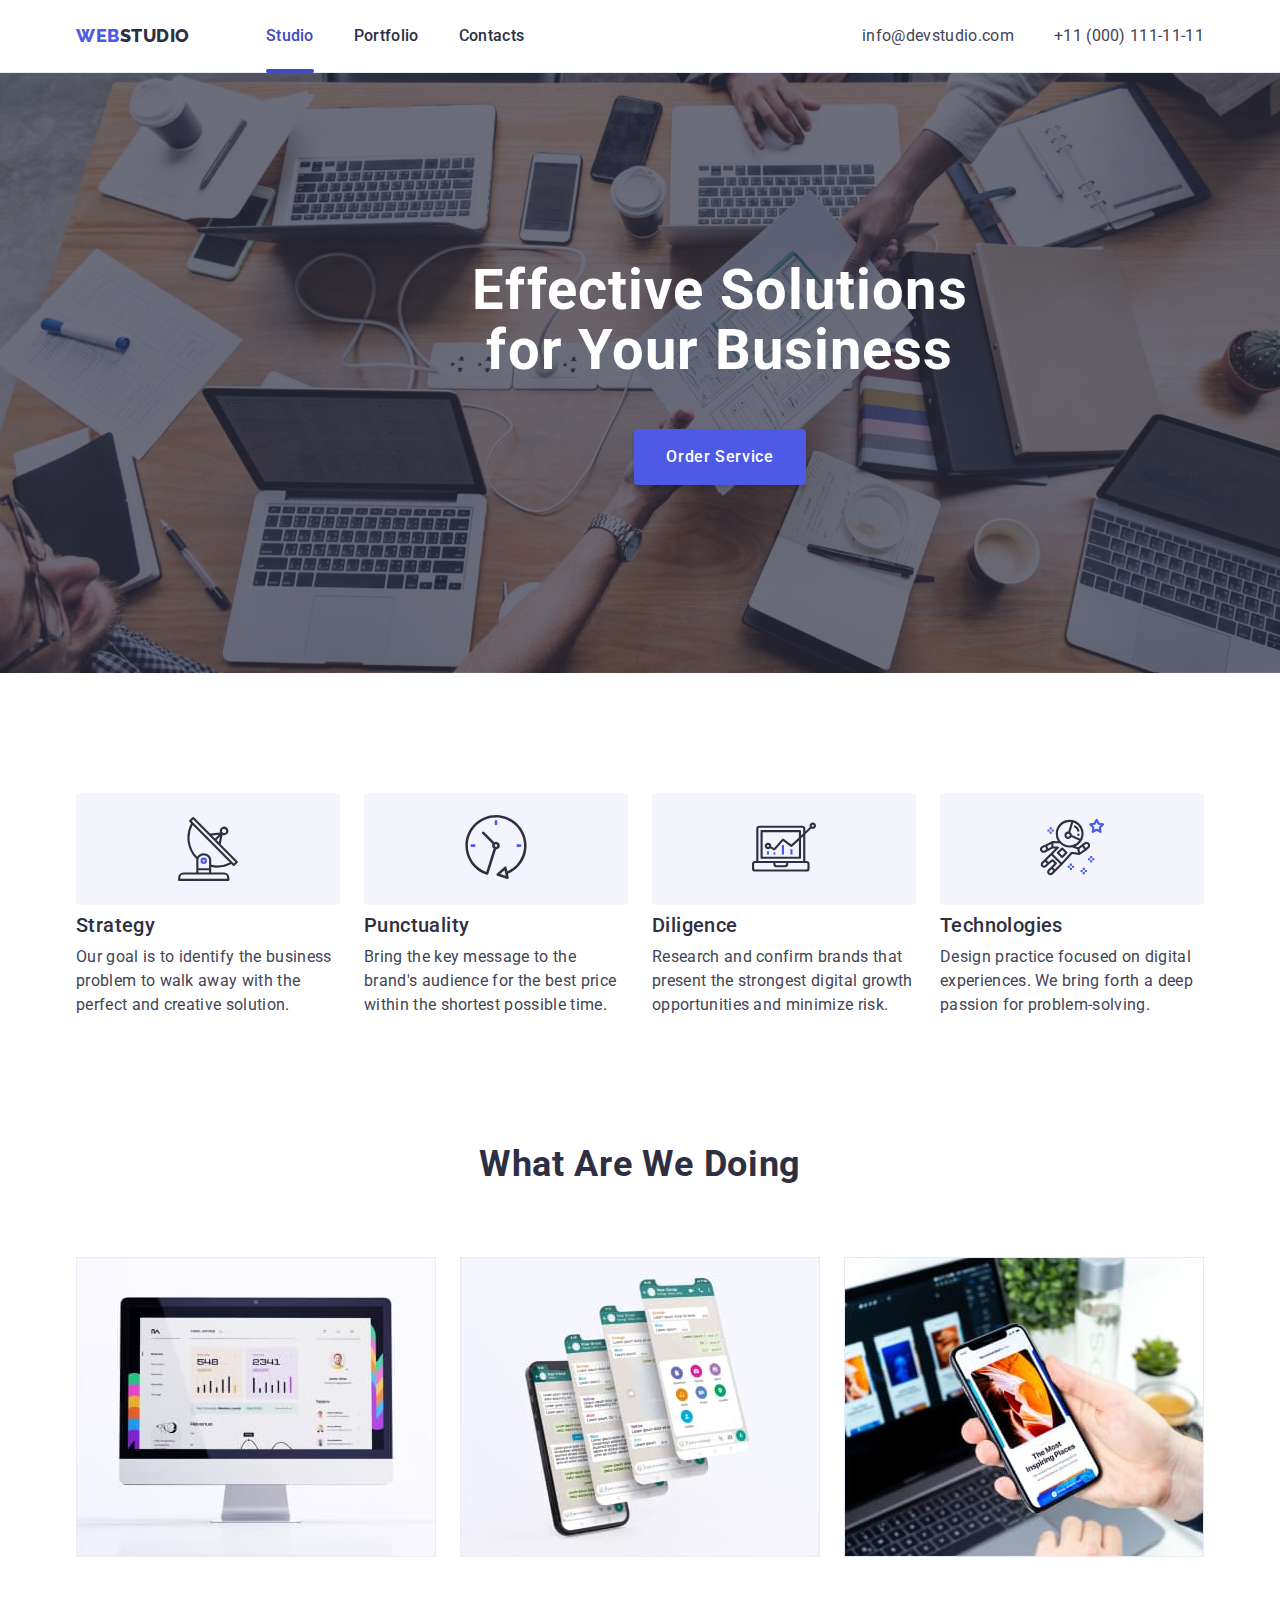
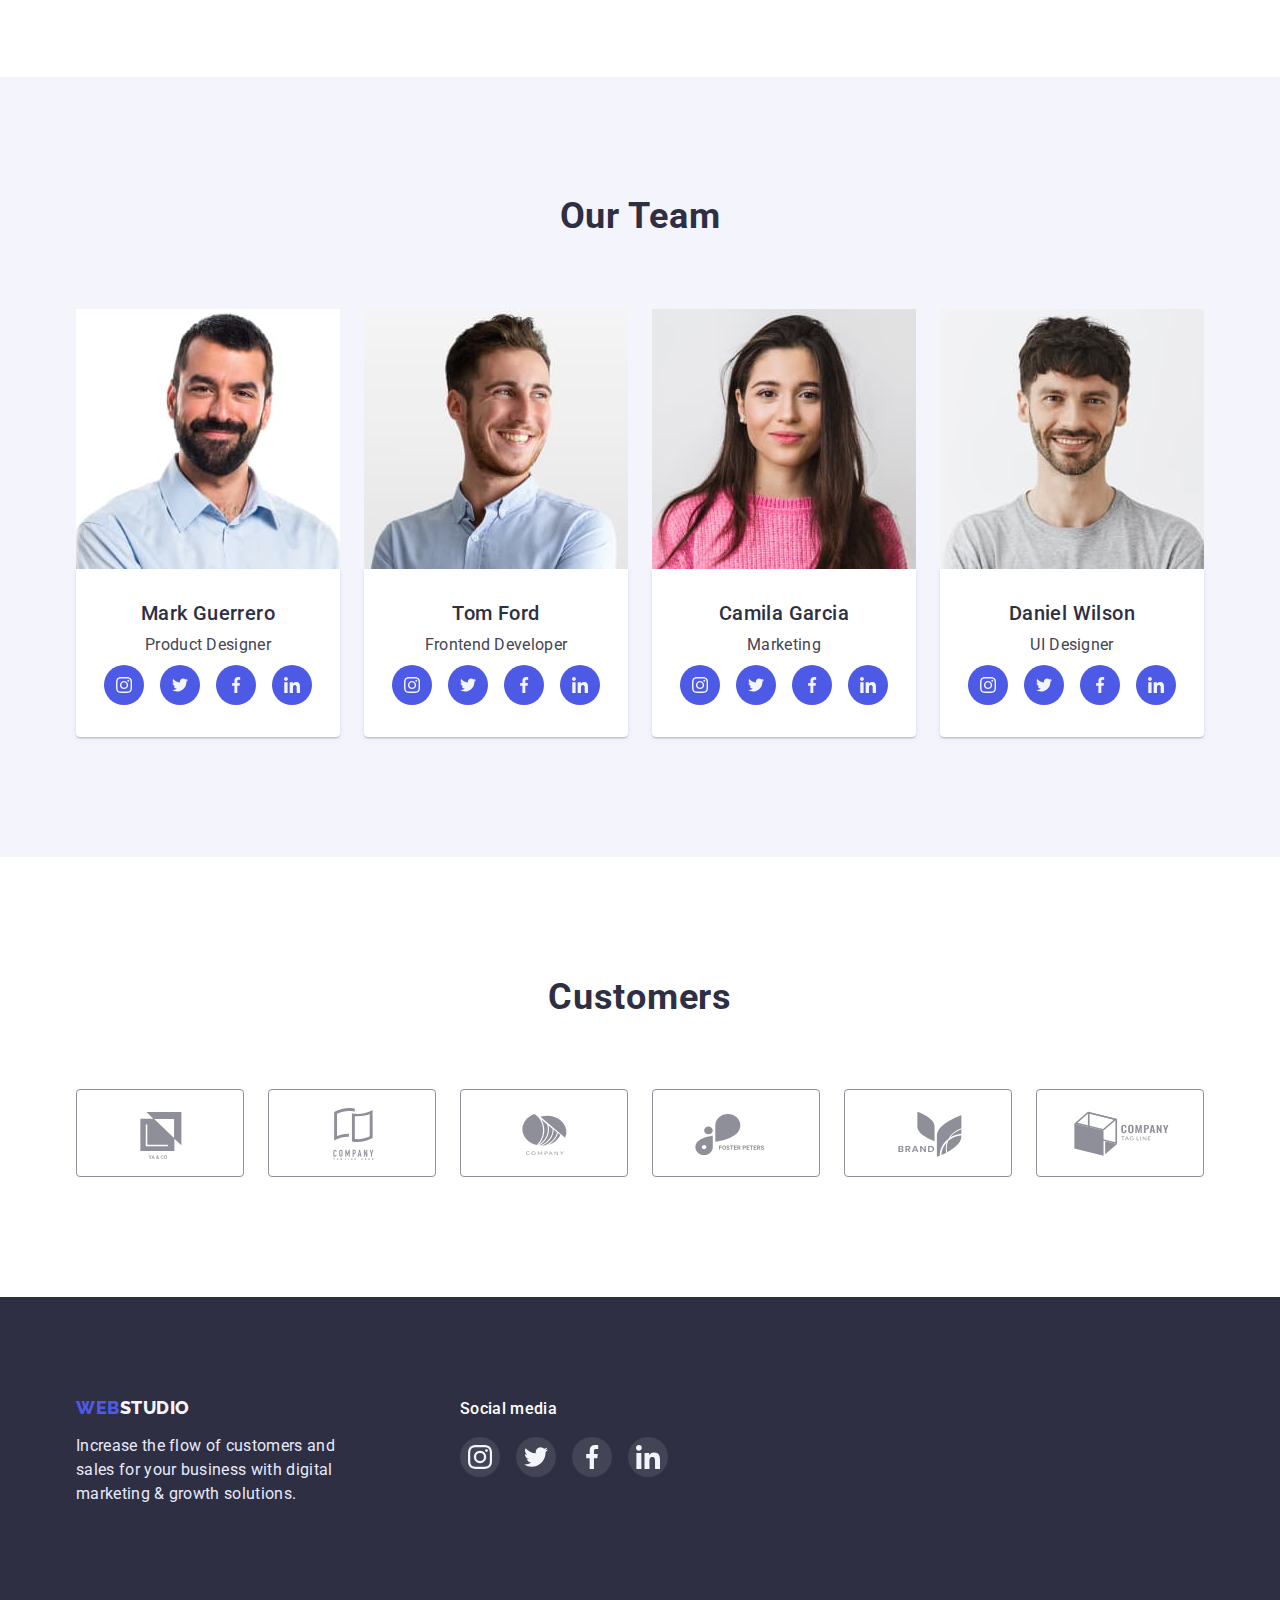
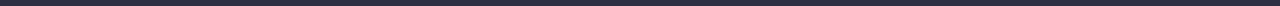
<file: index.html>
<!DOCTYPE html>
<html lang="en">
<head>
    <meta charset="UTF-8">
    <meta http-equiv="X-UA-Compatible" content="IE=edge">
    <meta name="viewport" content="width=device-width, initial-scale=1.0">
    <title>Document</title>
    <link rel="stylesheet" href="https://cdn.jsdelivr.net/npm/modern-normalize@1.1.0/modern-normalize.min.css">
    <link rel="preconnect" href="https://fonts.googleapis.com">
    <link rel="preconnect" href="https://fonts.gstatic.com" crossorigin>
    <link href="https://fonts.googleapis.com/css2?family=Raleway:wght@800&family=Roboto:wght@400;500;700;900&display=swap"
        rel="stylesheet">
    <link rel="stylesheet" href="./styles/styles.css" />
</head>
<body>
    <header class="page-header">
        <div class="container page-header-container">
        <nav class="navigation">
     <a class="logo link" href="./index.html">Web<span class="logo-web">Studio</span></a>
     <ul class="menu list">
        <li class="menu-item">
            <a class="current menu-link link" href="./index.html">Studio</a>
         </li>
         <li class="menu-item">
            <a class="menu-link link" href="./portfolio.html">Portfolio</a>
         </li>
         <li class="menu-item">
            <a class="menu-link link" href="">Contacts</a>
         </li>
     </ul>
        </nav>
        <address class="contact-details">
            <ul class="list contakt-container">
                <li><a class="address link" href="mailto:info@devstudio.com">info@devstudio.com</a></li>
                <li><a class="address link" href="tel:+110001111111">+11 (000) 111-11-11</a></li>
            </ul>
        </address>
        </div>
    </header>
    <main>
        <section class="hero">
            <div class="container">
            <h1 class="page-title">Effective Solutions
            for Your Business</h1>
            <button type="button" class="modal-btn" data-modal-open>Order Service</button>
        </div>
        </section>
        <section class="section-two">
            <div class="container">
            <h2 hidden class="features">features</h2>
            <ul class="features-top-list list">
                <li class="features-list">
                    <div class="features-container">
                            <svg width="64" height="64" class="features-top-icon">
                                <use href="./images/icon1.svg#icon-antenna"></use>
                            </svg>
                    </div>
                    <h3 class="functional">Strategy</h3>
                    <p class="functional-description">Our goal is to identify the business
                    problem to walk away with the perfect and creative solution.</p>
                    
                </li>
                <li class="features-list">
                    <div class="features-container">
                        <a class="features-icon list" href="">
                            <svg width="64" height="64" class="features-top-icon">
                                <use href="./images/icon1.svg#icon-clock"></use>
                            </svg>
                        </a>
                    </div>
                    <h3 class="functional">Punctuality</h3>
                    <p class="functional-description">Bring the key message to the brand's audience for the best price within the shortest possible time.</p>
                </li>
                <li class="features-list">
                    <div class="features-container">
                        <a class="features-icon list" href="">
                            <svg width="64" height="64" class="features-top-icon">
                                <use href="./images/icon1.svg#icon-diagram"></use>
                            </svg>
                        </a>
                    </div>
                    <h3 class="functional">Diligence</h3>
                    <p class="functional-description">Research and confirm brands that present the strongest digital growth opportunities and minimize risk.</p>
                </li>
                <li class="features-list">
                    <div class="features-container">
                        <a class="features-icon list" href="">
                            <svg width="64" height="64" class="features-top-icon">
                                <use href="./images/icon1.svg#icon-astronaut"></use>
                            </svg>
                        </a>
                    </div>
                    <h3 class="functional">Technologies</h3>
                    <p class="functional-description">Design practice focused on digital experiences. We bring forth a deep passion for problem-solving.</p>
                </li>
            </ul>
        </div>
        </section>
        <section class="section-three">
            <div class="container">
            <h2 class="our-work">What are we doing</h2>
            <ul class="list our-work-container">
                <li class="imeges-list">
                    <img src="./images/rectangle1.jpg" alt="computer image" width="360" height="300" />
                </li>
                <li class="imeges-list">
                    <img src="./images/rectangle2.jpg" alt="mobile app" width="360" height="300" />
                </li>
                <li class="imeges-list">
                    <img src="./images/rectangle3.jpg" alt="mobile version" width="360" height="300" />
                </li>
            </ul>
            </div>
        </section>
        <section class="team-images">
            <div class="container team-container">
            <h2 class="team">Our Team</h2>
            <ul class="team-list-top list">
                <li class="team-list">
                    <img src="./images/markguerrero.jpg" alt="Mark Guerrero" width="264" height="260">
                    <div class="team-top-container">
                        <h3 class="specialists">Mark Guerrero</h3>
                        <p class="job-title">Product Designer</p>
                        <ul class="team-soc-list list">
                            <li class="team-soc-item">
                                <a class="team-soc-link list" href="">
                                    <svg width="16" height="16" class="team-soc-icon">
                                        <use href="./images/icons.svg#icon-instagram"></use>
                                    </svg>
                                </a>
                            </li>
                            <li class="team-soc-item">
                                <a class="team-soc-link list" href="">
                                    <svg width="16" height="16" class="team-soc-icon">
                                        <use href="./images/icons.svg#icon-twitter"></use>
                                    </svg>
                                </a>
                            </li>
                            <li class="team-soc-item">
                                <a class="team-soc-link list" href="">
                                    <svg width="16" height="16" class="team-soc-icon">
                                        <use href="./images/icons.svg#icon-facebook"></use>
                                    </svg>
                                </a>
                            </li>
                            <li class="team-soc-item">
                                <a class="team-soc-link list" href="">
                                    <svg width="16" height="16" class="team-soc-icon">
                                        <use href="./images/icons.svg#icon-linkedin"></use>
                                    </svg>
                                </a>
                            </li>
                        </ul>
                    </div>
                </li>
                <li class="team-list">
                    <img src="./images/tomford.jpg" alt="Tom Ford" width="264" height="260">
                    <div class="team-top-container">
                        <h3 class="specialists">Tom Ford</h3>
                        <p class="job-title">Frontend Developer</p>
                        <ul class="team-soc-list list">
                            <li class="team-soc-item">
                                <a class="team-soc-link list" href="">
                                    <svg width="16" height="16" class="team-soc-icon">
                                        <use href="./images/icons.svg#icon-instagram"></use>
                                    </svg>
                                </a>
                            </li>
                            <li class="team-soc-item">
                                <a class="team-soc-link list" href="">
                                    <svg width="16" height="16" class="team-soc-icon">
                                        <use href="./images/icons.svg#icon-twitter"></use>
                                    </svg>
                                </a>
                            </li>
                            <li class="team-soc-item">
                                <a class="team-soc-link list" href="">
                                    <svg width="16" height="16" class="team-soc-icon">
                                        <use href="./images/icons.svg#icon-facebook"></use>
                                    </svg>
                                </a>
                            </li>
                            <li class="team-soc-item">
                                <a class="team-soc-link list" href="">
                                    <svg width="16" height="16" class="team-soc-icon">
                                        <use href="./images/icons.svg#icon-linkedin"></use>
                                    </svg>
                                </a>
                            </li>
                        </ul>
                    </div>
                </li>
                <li class="team-list">
                    <img src="./images/camilagarcia.jpg" alt="Camila Garcia" width="264" height="260">
                    <div class="team-top-container">
                        <h3 class="specialists">Camila Garcia</h3>
                        <p class="job-title">Marketing</p>
                        <ul class="team-soc-list list">
                            <li class="team-soc-item">
                                <a class="team-soc-link list" href="">
                                    <svg width="16" height="16" class="team-soc-icon">
                                        <use href="./images/icons.svg#icon-instagram"></use>
                                    </svg>
                                </a>
                            </li>
                            <li class="team-soc-item">
                                <a class="team-soc-link list" href="">
                                    <svg width="16" height="16" class="team-soc-icon">
                                        <use href="./images/icons.svg#icon-twitter"></use>
                                    </svg>
                                </a>
                            </li>
                            <li class="team-soc-item">
                                <a class="team-soc-link list" href="">
                                    <svg width="16" height="16" class="team-soc-icon">
                                        <use href="./images/icons.svg#icon-facebook"></use>
                                    </svg>
                                </a>
                            </li>
                            <li class="team-soc-item">
                                <a class="team-soc-link list" href="">
                                    <svg width="16" height="16" class="team-soc-icon">
                                        <use href="./images/icons.svg#icon-linkedin"></use>
                                    </svg>
                                </a>
                            </li>
                        </ul>
                    </div>
                </li>
                <li class="team-list">
                    <img src="./images/danielwilson.jpg" alt="Daniel Wilson" width="264" height="260">
                    <div class="team-top-container">
                        <h3 class="specialists">Daniel Wilson</h3>
                        <p class="job-title">UI Designer</p>
                        <ul class="team-soc-list list">
                            <li class="team-soc-item">
                                <a class="team-soc-link list" href="">
                                    <svg width="16" height="16" class="team-soc-icon">
                                        <use href="./images/icons.svg#icon-instagram"></use>
                                    </svg>
                                </a>
                            </li>
                            <li class="team-soc-item">
                                <a class="team-soc-link list" href="">
                                    <svg width="16" height="16" class="team-soc-icon">
                                        <use href="./images/icons.svg#icon-twitter"></use>
                                    </svg>
                                </a>
                            </li>
                            <li class="team-soc-item">
                                <a class="team-soc-link list" href="">
                                    <svg width="16" height="16" class="team-soc-icon">
                                        <use href="./images/icons.svg#icon-facebook"></use>
                                    </svg>
                                </a>
                            </li>
                            <li class="team-soc-item">
                                <a class="team-soc-link list" href="">
                                    <svg width="16" height="16" class="team-soc-icon">
                                        <use href="./images/icons.svg#icon-linkedin"></use>
                                    </svg>
                                </a>
                            </li>
                        </ul>
                   </div>
                </li>
            </ul>
            </div>
        </section>
        <section class="customers-icon">
            <div class="customers-top-icon container">
                <h2 class="customers">Customers</h2>
                <ul class="customers-list list">
                    <li class="item-icon">
                        <a class="icon-link list" href="">
                            <svg width="41" height="47" class="icon-top-list">
                                <use href="./images/symbol-defs (1).svg#icon-logo"></use>
                            </svg>
                        </a>
                    </li>
                    <li class="item-icon">
                        <a class="icon-link list" href="">
                            <svg width="41" height="47" class="icon-top-list">
                                <use href="./images/symbol-defs (1).svg#icon-logoone"></use>
                            </svg>
                        </a></li>
                    <li class="item-icon">
                        <a class="icon-link list" href="">
                            <svg width="41" height="47" class="icon-top-list">
                                <use href="./images/symbol-defs (1).svg#icon-logotwo"></use>
                            </svg>
                        </a></li>
                    <li class="item-icon">
                        <a class="icon-link list" href="">
                            <svg width="41" height="47" class="icon-top-list">
                                <use href="./images/symbol-defs (1).svg#icon-logothree"></use>
                            </svg>
                        </a></li>
                    <li class="item-icon">
                        <a class="icon-link list" href="">
                            <svg width="41" height="47" class="icon-top-list">
                                <use href="./images/symbol-defs (1).svg#icon-logofour"></use>
                            </svg>
                        </a></li>
                    <li class="item-icon">
                        <a class="icon-link list" href="">
                            <svg width="41" height="47" class="icon-top-list">
                                <use href="./images/symbol-defs (1).svg#icon-logofive"></use>
                            </svg>
                        </a></li>
                </ul>

            </div>

        </section>
    </main>
    <footer class="footer-section">
        <div class="container footer-container-top">
        <div class="footer-container">
        <a class="logo-footer link" href="./index.html">Web<span class="logo-web-footer">Studio</span></a>
        <p class="footer-text">Increase the flow of customers and sales for your business with digital marketing & growth solutions.</p>
        </div>
        <div class="footer-container-two">
            <p class="social">Social media</p>
            <ul class="team-soc-list list">
                <li class="team-soc-item">
                    <a class="team-icon list" href="">
                        <svg width="24" height="24" class="team-soc-icon">
                            <use href="./images/icons.svg#icon-instagram"></use>
                        </svg>
                    </a>
                </li>
                <li class="team-soc-item">
                    <a class="team-icon list" href="">
                        <svg width="24" height="24" class="team-soc-icon">
                            <use href="./images/icons.svg#icon-twitter"></use>
                        </svg>
                    </a>
                </li>
                <li class="team-soc-item">
                    <a class="team-icon list" href="">
                        <svg width="24" height="24" class="team-soc-icon">
                            <use href="./images/icons.svg#icon-facebook"></use>
                        </svg>
                    </a>
                </li>
                <li class="team-soc-item">
                    <a class="team-icon list" href="">
                        <svg width="24" height="24" class="team-soc-icon">
                            <use href="./images/icons.svg#icon-linkedin"></use>
                        </svg>
                    </a>
                </li>
            </ul>
        </div>
    </div>
    </footer>

    <div class="backdrop is-hidden" data-modal>
        <div class="modal">
            <button type="button" class="modal-close-btn" data-modal-close>
                <svg class="btn-close" width="8" height="8">
                    <use href="./images/close.svg#icon-close-btn"></use>
                </svg>
            </button>
        </div>
    </div>
    
    <script src="./js/modal.js"></script>
</body>
</html>
</file>
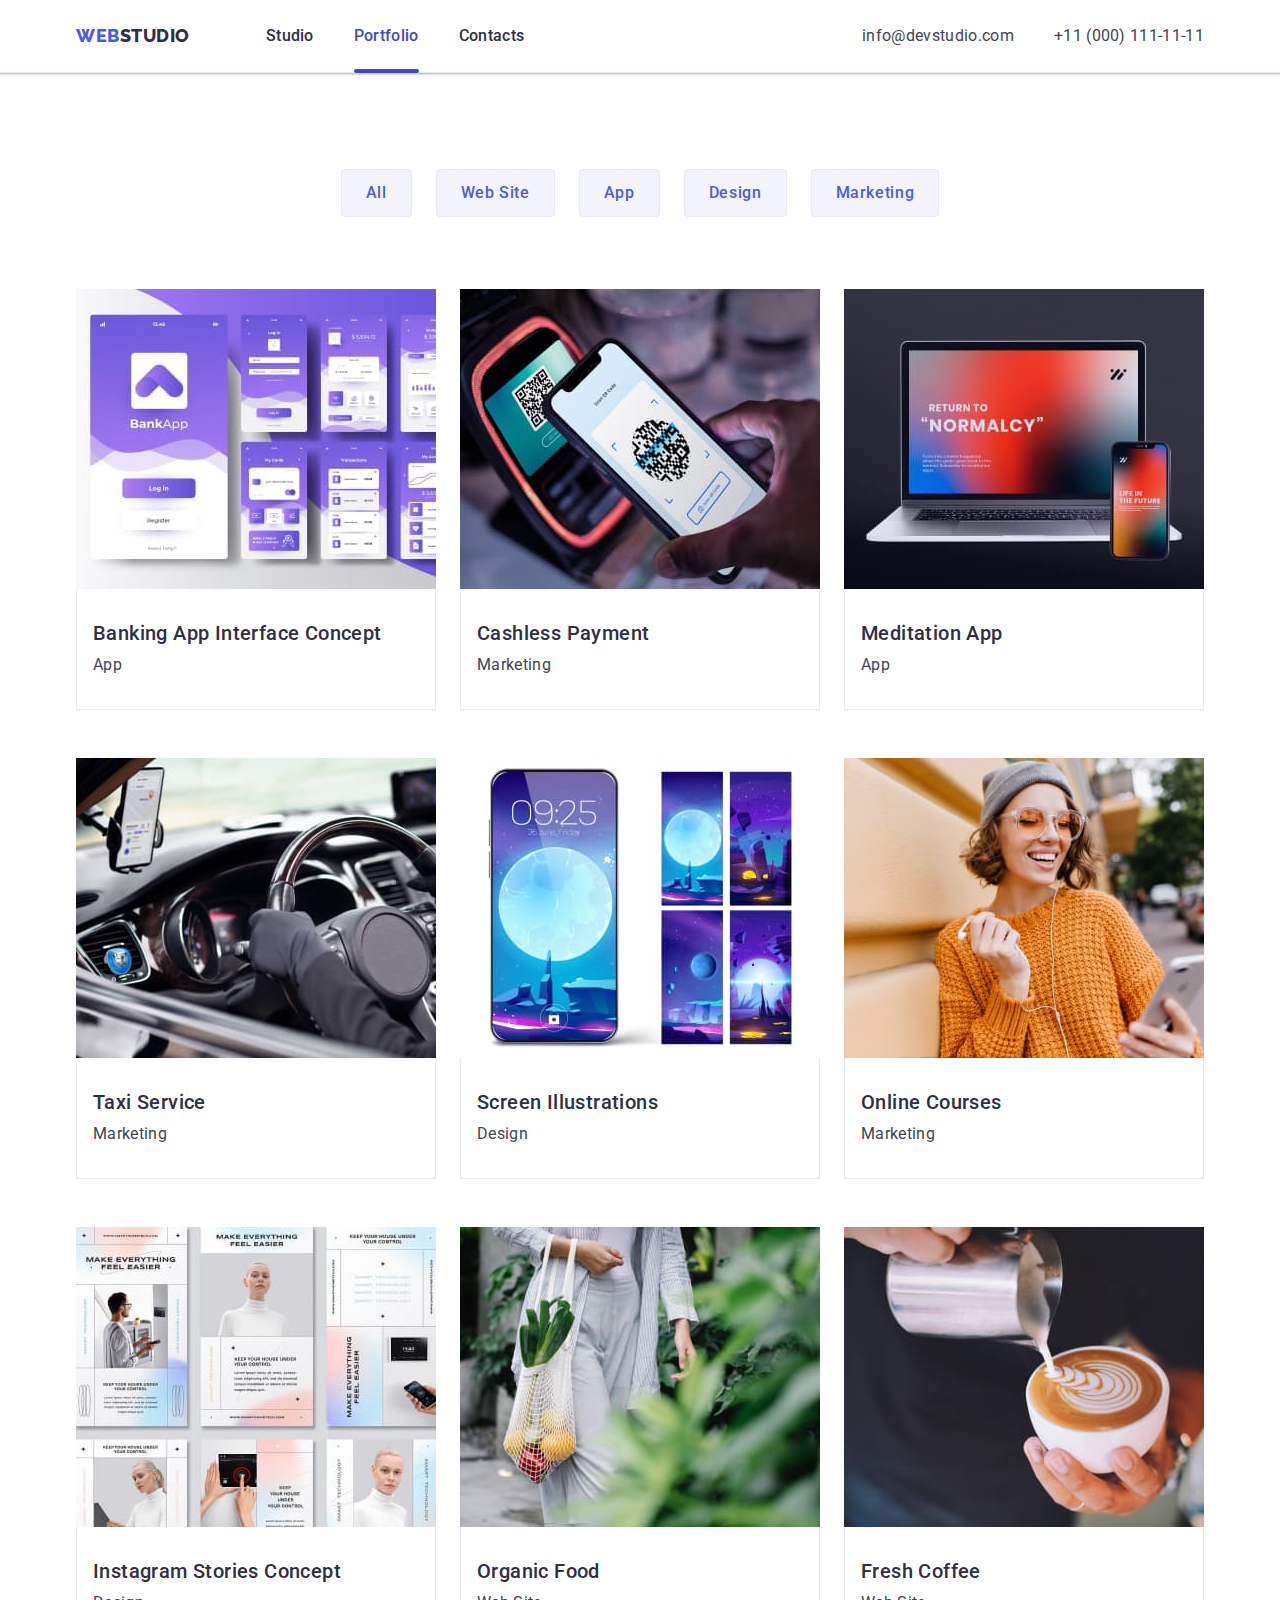
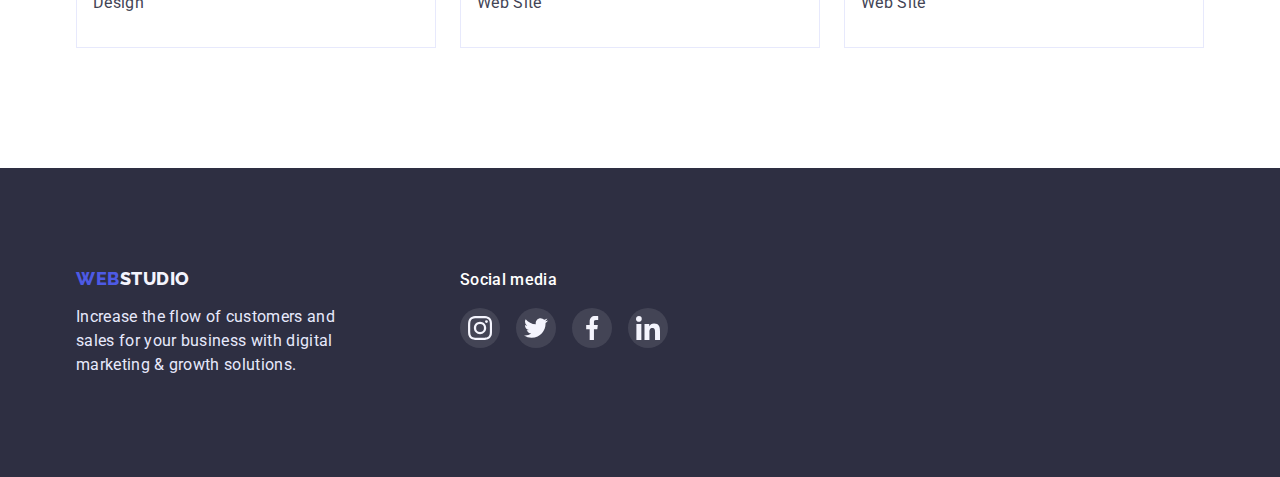
<file: portfolio.html>
<!DOCTYPE html>
<html lang="en">
<head>
    <meta charset="UTF-8">
    <meta http-equiv="X-UA-Compatible" content="IE=edge">
    <meta name="viewport" content="width=device-width, initial-scale=1.0">
    <title>Portfolio</title>
    <link rel="stylesheet" href="https://cdn.jsdelivr.net/npm/modern-normalize@1.1.0/modern-normalize.min.css">
    <link rel="preconnect" href="https://fonts.googleapis.com">
    <link rel="preconnect" href="https://fonts.gstatic.com" crossorigin>
    <link href="https://fonts.googleapis.com/css2?family=Raleway:wght@800&family=Roboto:wght@400;500;700;900&display=swap"
        rel="stylesheet">
    <link rel="stylesheet" href="./styles/styles.css" />
</head>
<body>
    <header class="page-header">
        <div class="container page-header-container">
        <nav class="navigation">
            <a class="logo link" href="./index.html">Web<span class="logo-web">Studio</span></a>
            <ul class="menu list">
                <li class="menu-item">
                    <a class="menu-link link" href="">Studio</a>
                </li>
                <li class="menu-item">
                    <a class="current menu-link link" href="">Portfolio</a>
                </li>
                <li class="menu-item">
                    <a class="menu-link link" href="">Contacts</a>
                </li>
            </ul>
        </nav>
        <address class="contact-details">
            <ul class="list contakt-container">
                <li><a class="address link" href="mailto:info@devstudio.com">info@devstudio.com</a></li>
                <li><a class="address link" href="tel:+110001111111">+11 (000) 111-11-11</a></li>
            </ul>
        </address>
       </div>
    </header>
    <main>
        <section class="all-container">
            <div class="container">
                <h1 hidden>all category</h1>
                <ul class="list list-container">
                    <li><button type="button" class="modals-btn">All</button></li>
                    <li><button type="button" class="modals-btn">Web Site</button></li>
                    <li><button type="button" class="modals-btn">App</button></li>
                    <li><button type="button" class="modals-btn">Design</button></li>
                    <li><button type="button" class="modals-btn">Marketing</button></li>
                </ul>
            </div>

            <div class="container">
            <ul class="list card-set">
                    <li class="item">
                        <a href="" class="card-item link">
                            <div class="card-item-img-wrapper">
                            <img src="./images/banking.jpg" alt="Banking" width="360" height="300">
                            <p class="overlay">14 Stylish and User-Friendly App Design Concepts · Task Manager App · Calorie Tracker App · Exotic Fruit Ecommerce App · Cloud Storage App</p>
                            </div>
                            <div class="text-container">
                                <h2 class="functional-top-list">Banking App Interface Concept</h2>
                                <p class="functional-text">App</p>
                            </div>     
                        </a>
                    </li>
                    <li class="item">
                        <a href="" class="card-item link">
                            <div class="card-item-img-wrapper">
                            <img src="./images/cashlesspayment.jpg" alt="Cashless Payment" width="360" height="300">
                            <p class="overlay">14 Stylish and User-Friendly App Design Concepts · Task Manager App · Calorie Tracker App · Exotic Fruit Ecommerce App · Cloud Storage App</p>
                            </div>
                            <div class="text-container">
                                <h2 class="functional-top-list">Cashless Payment</h2>
                                <p class="functional-text">Marketing</p>
                            </div>     
                        </a>
                    </li>
                    <li class="item">
                        <a href="" class="card-item link">
                            <div class="card-item-img-wrapper">
                            <img src="./images/meditaionapp.jpg" alt="Meditaion" width="360" height="300">
                            <p class="overlay">14 Stylish and User-Friendly App Design Concepts · Task Manager App · Calorie Tracker App · Exotic Fruit Ecommerce App · Cloud Storage App</p>
                            </div>
                            <div class="text-container">
                                <h2 class="functional-top-list">Meditation App</h2>
                                <p class="functional-text">App</p>
                            </div>    
                        </a>
                    </li>
                    <li class="item">
                        <a href="" class="card-item link">
                            <div class="card-item-img-wrapper">
                            <img src="./images/taxitervice.jpg" alt="Taxi" width="360" height="300">
                            <p class="overlay">14 Stylish and User-Friendly App Design Concepts · Task Manager App · Calorie Tracker App · Exotic Fruit Ecommerce App · Cloud Storage App</p>
                            </div>
                            <div class="text-container">
                                <h2 class="functional-top-list">Taxi Service</h2>
                                <p class="functional-text">Marketing</p>
                            </div>       
                        </a>
                    </li>
                    <li class="item">
                        <a href="" class="card-item link">
                            <div class="card-item-img-wrapper">
                            <img src="./images/screenillustrations.jpg" alt="Illustrations" width="360" height="300">
                            <p class="overlay">14 Stylish and User-Friendly App Design Concepts · Task Manager App · Calorie Tracker App · Exotic Fruit Ecommerce App · Cloud Storage App</p>
                            </div>
                            <div class="text-container">
                                <h2 class="functional-top-list">Screen Illustrations</h2>
                                <p class="functional-text">Design</p>
                            </div> 
                        </a>
                    </li>
                    <li class="item">
                        <a href="" class="card-item link">
                            <div class="card-item-img-wrapper">
                            <img src="./images/onlinecourses.jpg" alt="Online" width="360" height="300">
                            <p class="overlay">14 Stylish and User-Friendly App Design Concepts · Task Manager App · Calorie Tracker App · Exotic Fruit Ecommerce App · Cloud Storage App</p>
                            </div>
                            <div class="text-container">
                                <h2 class="functional-top-list">Online Courses</h2>
                                <p class="functional-text">Marketing</p>
                            </div>     
                        </a>
                    </li>
                    <li class="item">
                        <a href="" class="card-item link">
                            <div class="card-item-img-wrapper">
                            <img src="./images/instagram.jpg" alt="Instagram" width="360" height="300">
                            <p class="overlay">14 Stylish and User-Friendly App Design Concepts · Task Manager App · Calorie Tracker App · Exotic Fruit Ecommerce App · Cloud Storage App</p>
                            </div>
                            <div class="text-container">
                                <h2 class="functional-top-list">Instagram Stories Concept</h2>
                                <p class="functional-text">Design</p>
                            </div>    
                        </a>
                    </li>
                    <li class="item">
                        <a href="" class="card-item link">
                            <div class="card-item-img-wrapper">
                            <img src="./images/organic.jpg" alt="Food" width="360" height="300">
                            <p class="overlay">14 Stylish and User-Friendly App Design Concepts · Task Manager App · Calorie Tracker App · Exotic Fruit Ecommerce App · Cloud Storage App</p>
                            </div>
                            <div class="text-container">
                                <h2 class="functional-top-list">Organic Food</h2>
                                <p class="functional-text">Web Site</p>
                            </div>     
                        </a>
                    </li>
                    <li class="item">
                        <a href="" class="card-item link">
                            <div class="card-item-img-wrapper">
                            <img src="./images/fresh.jpg" alt="Coffee" width="360" height="300">
                            <p class="overlay">14 Stylish and User-Friendly App Design Concepts · Task Manager App · Calorie Tracker App · Exotic Fruit Ecommerce App · Cloud Storage App</p>
                            </div>
                            <div class="text-container">
                                <h2 class="functional-top-list">Fresh Coffee</h2>
                                <p class="functional-text">Web Site</p>
                            </div>     
                        </a>
                    </li>
                    </ul>
               </div>
                
        </section>
    </main>
    <footer class="footer-section">
        <div class="container footer-container-top">
            <div class="footer-container">
                <a class="logo-footer link" href="./index.html">Web<span class="logo-web-footer">Studio</span></a>
                <p class="footer-text">Increase the flow of customers and sales for your business with digital marketing &
                    growth solutions.</p>
            </div>
            <div class="footer-container-two">
                <h2 class="social">Social media</h2>
                <ul class="team-soc-list list">
                    <li class="team-soc-item">
                        <a class="team-icon list" href="">
                            <svg width="24" height="24" class="team-soc-icon">
                                <use href="./images/icons.svg#icon-instagram"></use>
                            </svg>
                        </a>
                    </li>
                    <li class="team-soc-item">
                        <a class="team-icon list" href="">
                            <svg width="24" height="24" class="team-soc-icon">
                                <use href="./images/icons.svg#icon-twitter"></use>
                            </svg>
                        </a>
                    </li>
                    <li class="team-soc-item">
                        <a class="team-icon list" href="">
                            <svg width="24" height="24" class="team-soc-icon">
                                <use href="./images/icons.svg#icon-facebook"></use>
                            </svg>
                        </a>
                    </li>
                    <li class="team-soc-item">
                        <a class="team-icon list" href="">
                            <svg width="24" height="24" class="team-soc-icon">
                                <use href="./images/icons.svg#icon-linkedin"></use>
                            </svg>
                        </a>
                    </li>
                </ul>
            </div>
        </div>
    </footer>

    
</body>
</html>
</file>
<file: styles/styles.css>
:root {
    --accent-color: #404BBF;
    --primary-font: 'Roboto',   sans-serif;
    --secondary-font: 'Raleway', sans-serif;
}

.list {
    list-style: none;
}
.link {
    text-decoration: none;
}
body {
    font-family: 'Roboto',  sans-serif;
    color: #434455;
}

h1,
h2,
h3,
h4,
p {
        margin: 0;
}
ul {
        margin: 0;
        padding: 0;
}
.logo-web {
    color: #2E2F42;
}
.logo-web-footer {
        color: #f4f4fd;
}
.page-header {
        padding-top: 24px;
        padding-bottom: 24px;
}
.logo {
        font-family: inherit;
        font-style: normal;
        font-weight: 800;
        font-size: 18px;
        line-height: 1.17;
        letter-spacing: 0.03em;
        text-transform: uppercase;
        color: #4D5AE5;
        font-family: "Raleway", sans-serif;
        margin-right: 76px;
}
.logo-footer {
        font-family: inherit;
        font-style: normal;
        font-weight: 800;
        font-size: 18px;
        line-height: 1.17;
        letter-spacing: 0.03em;
        text-transform: uppercase;
        color: #4D5AE5;
        font-family: "Raleway", sans-serif;
        margin-right: 76px;
}

.menu-link {
        font-style: normal;
        font-weight: 500;
        font-size: 16px;
        line-height: 1.5;
        letter-spacing: 0.02em;
        color: #2E2F42;
        transition-property: color;
        transition-duration: 250ms;
        transition-timing-function: cubic-bezier(0.4, 0, 0.2, 1);

}

.menu-link:hover,
.menu-link:focus {
    color: var(--accent-color);
}
.contact-details {
        font-style: normal;
}

.address {
    font-style: normal;
    font-weight: 400;
    font-size: 16px;
    line-height: 1.5;
    letter-spacing: 0.02em;
    color: #434455;
    transition-property: color;
    transition-duration: 250ms;
    transition-timing-function: cubic-bezier(0.4, 0, 0.2, 1);
}
.address:hover,
.address:focus {
    color: var(--accent-color);
}
.hero {
        width: 1440px;
        margin: auto;
        background-color: #2e2f42;
        padding-top: 188px;
        padding-bottom: 188px;
        background-image: linear-gradient(
                rgba(46, 47, 66, 0.7),
                rgba(46, 47, 66, 0.7)
                ), url(../images/peopleoffice.jpg.jpg);
        background-repeat: no-repeat;
        background-position: center;
        background-size: cover;
}
.page-title {
        font-size: 56px;
        line-height: 1.07;
        text-align: center;
        letter-spacing: 0.02em;
        color: #FFFFFF; 
        max-width: 498px;
        margin: 0 auto;
}
.modal-btn {
        min-width: 169px;
        height: 56px;
        font-family: "Roboto", sans-serif;
        font-weight: 500;
        font-size: 16px;
        line-height: 1.5;
        display: flex;
        align-items: center;
        letter-spacing: 0.04em;
        background-color: #4D5AE5;
         color: #FFFFFF; 
         cursor: pointer;
         display: block;
         margin: 0 auto;
        padding: 16px 32px;
         border: none;
        border-color: #4D5AE5;
        box-shadow: 0px 4px 4px rgba(0, 0, 0, 0.15);
        border-radius: 4px;
        margin-top: 48px;
        transition-property: background-color;
        transition-duration: 250ms;
        transition-timing-function: cubic-bezier(0.4, 0, 0.2, 1);
}
.modal-btn:hover,
madal-btn:focus {
background-color: var(--accent-color);
color: #FFFFFF;
}

.features-list {
        width: 264px;
        height: 112px;
}
.features-top-icon {
        width: 64px;
        height: 64px;
        
}
.features-container {
        display: flex;
        width: 264px;
        height: 112px;
        border-radius: 4px;
        background-color: #F4F4FD;
        margin-bottom: 8px;
        justify-content: center;
        align-items: center;
}

.functional {
            font-weight: 500;
            font-size: 20px;
            line-height: 1.2;
            letter-spacing: 0.02em;
            color: #2E2F42;
            margin-bottom: 8px;
}
.functional-description {
        font-size: 16px;
        line-height: 1.5;
        letter-spacing: 0.02em;
        color: #434455;
}
.our-work {
        font-size: 36px;
        line-height: 1.11;
        text-align: center;
        letter-spacing: 0.02em;
        text-transform: capitalize;
        color: #2E2F42;
        margin-bottom: 72px;
}
.team {
        font-size: 36px;
        line-height: 1.11;
        text-align: center;
        letter-spacing: 0.02em;
        text-transform: capitalize;
        color: #2E2F42;
        margin-bottom: 72px;
}
.team-soc-list {
        display: flex;
        justify-content: center;
        gap: 16px;
}
.team-soc-item {
        width: 40px;
        height: 40px;
}
.team-soc-link {
        width: 100%;
        height: 100%;
        border-radius: 50%;
        background-color: #4D5AE5;
        display: flex;
        justify-content: center;
        align-items: center;
        transition-property: background-color;
        transition-duration: 250ms;
        transition-timing-function: cubic-bezier(0.4, 0, 0.2, 1);
}
.team-soc-link:hover,
.team-soc-link:focus {
        background-color: #404BBF;
}
.footer-section {
        background-color: #2e2f42;
}
.specialists {
        font-weight: 500;
        font-size: 20px;
        line-height: 1.2;
        text-align: center;
        letter-spacing: 0.02em;
        color: #2E2F42;
        margin-bottom: 8px;
}
.customers-icon {
        padding-top: 120px;
        padding-bottom: 120px;
}

.customers {
        font-weight: 700;
        font-size: 36px;
        line-height: 40px;
        text-align: center;
        letter-spacing: 0.02em;
        text-transform: capitalize;
        color: #2E2F42;
        margin-bottom: 72px;
}
.customers-list {
        display: flex;
}
.item-icon {
        width: 168px;
        height: 88px;
}
.icon-top-list {
        width: 104px;
        height: 56px;
        transition-property: fill;
        transition-duration: 250ms;
        transition-timing-function: cubic-bezier(0.4, 0, 0.2, 1);
}
.icon-link {
        width: 100%;
        height: 100%;
        border: 1px solid #8E8F99;
        border-radius: 4px;
        fill: #8E8F99;
         display: flex;
        justify-content: center;
        align-items: center;
        transition-property: border-color;
        transition-duration: 250ms;
        transition-timing-function: cubic-bezier(0.4, 0, 0.2, 1);
}
.customers-list {
        gap: 24px;
}
.icon-link:hover,
.icon-link:focus {
        border-color:  #404BBF;
}


.icon-link:hover> .icon-top-list {
        fill: #404BBF;
}
.icon-link:focus> .icon-top-list {
        fill: #404BBF;
}

.job-title {
        font-size: 16px;
        line-height: 1.5;
        text-align: center;
        letter-spacing: 0.02em;
        color: #434455;
        margin-bottom: 8px;
}

.footer-text {
        font-size: 16px;
        line-height: 1.5;
        letter-spacing: 0.02em;
        color: #E7E9FC;
        margin-top: 16px;
        max-width: 264px;
}

.social {
        font-weight: 500;
        font-size: 16px;
        line-height: 24px;
        letter-spacing: 0.02em;
        color: #FFFFFF;
}
.modals-btn {
        min-width: 69px;
        height: 48px;
        font-family: "Roboto", sans-serif;
        font-weight: 500;
        font-size: 16px;
        line-height: 1.5;
        display: flex;
        align-items: center;
        text-align: center;
        letter-spacing: 0.04em;
        color: #4D5AE5;
        cursor: pointer;
        border: 1px solid #E7E9FC;
        border-radius: 4px;
        justify-content: center;
        align-items: center;
        padding: 12px 24px;
        background-color: #F4F4FD;
        transition-property: background-color, color, border-color;
        transition-duration: 250ms;
        transition-timing-function: cubic-bezier(0.4, 0, 0.2, 1);
}

.modals-btn:hover,
madals-btn:focus {
    background-color: var(--accent-color);
    color: #FFFFFF;
     box-shadow: 0px 3px 1px rgba(0, 0, 0, 0.1), 0px 2px 1px rgba(0, 0, 0, 0.08), 0px 2px 2px rgba(0, 0, 0, 0.12);
     border-radius: 4px;
     border-color: #404BBF;
}
.functional-top-list {
        font-weight: 500;
        font-size: 20px;
        line-height: 1.2;
        letter-spacing: 0.02em;
        color: #2E2F42;
}
.functional-text {
        font-size: 16px;
        line-height: 1.5;
        letter-spacing: 0.02em;
        color: #434455;
}

h1,
h2,
h3,
h4,
h5,
h6
p {
        margin-top: 0;
        margin-bottom: 0;
}
ul,
ol {
        margin-top: 0;
        margin-bottom: 0;
        padding-left: 0;
}
img {
        display: block;
}
.container {
        width: 1158px;
        padding-left: 15px;
        padding-right: 15px;
        margin: 0 auto;
}
.page-header-container {
        display: flex;
}
.menu {
        display: flex;
}
.navigation {
        display: flex;
        align-items: center;
        margin-right: auto;
}
.page-header-container {
        display: flex;
}
.contakt-container {
        display: flex;
        gap: 40px;
}
.menu {
        gap: 40px;
}

.menu-link {
        position: relative;
       
}


.menu-link.current {
        position: relative;
        color: var(--accent-color);
}

.menu-link.current::after {
        position: absolute;
        left: 0;
        top: 43px;
        content: "";
        width: 100%;
        height: 4px;
        display: block;
        background-color: #404bbf;
        border-radius: 2px;
        pointer-events: none;
}
.features-top-list {
        display: flex;
        gap: 24px;
}
.section-two {
        padding-top: 120px;
        padding-bottom: 240px;
}
.our-work-container {
        display: flex;
        gap: 24px;
}
.section-three {
        padding-bottom: 120px;
}
.team-list-top {
        display: flex;
        gap: 24px;
}

.team-top-container {
        background-color: #FFFFFF;
        padding: 32px 16px;
        box-shadow: 0px 1px 6px rgba(46, 47, 66, 0.08), 0px 1px 1px rgba(46, 47, 66, 0.16), 0px 2px 1px rgba(46, 47, 66, 0.08);
        border-radius: 0px 0px 4px 4px;
}
.footer-section {
 padding-top: 100px;
 padding-bottom: 100px;
}


.page-header {
        border-bottom: 1px solid #E7E9FC;
        box-shadow: 0px 2px 1px rgba(46, 47, 66, 0.08), 0px 1px 1px rgba(46, 47, 66, 0.16), 0px 1px 6px rgba(46, 47, 66, 0.08);
}

.list-container {
        display: flex;
        gap: 24px;
        justify-content: center;
        margin-bottom: 72px;

}
.all-container {
        padding-top: 96px;
        padding-bottom: 120px;
}

.functional-top-list {
        padding-top: 32px;
}
.functional-text {
        margin-top: 8px;
        margin-bottom: 32px;
}


.features-list {
        width: calc((100% - 72px) /4);
}
.imeges-list {
        width: calc((100% - 48px) / 3);
}
.team-images {
        padding-top: 120px;
        padding-bottom: 120px;
        background-color: #F4F4FD;
}
.team-list {
        width: calc((100% - 72px) / 4);
}
.card-set {
        display: flex;
        flex-wrap: wrap;
        margin-bottom: -48px;
        margin-right: -24px;
}
.item {
        flex-basis: calc(100% / 3 - 24px);
        margin-bottom: 48px;
        margin-right: 24px;
}
.text-container {
        border-left: 1px solid #E7E9FC;
        border-right: 1px solid #E7E9FC;
        border-bottom: 1px solid #E7E9FC;
        padding-left: 16px;
}
.card-item {
        display: block;
        transition-property: box-shadow;
        transition-duration: 250ms;
        transition-timing-function: cubic-bezier(0.4, 0, 0.2, 1);
}
.card-item:hover,
.card-item:focus {
        box-shadow: 0px 1px 6px rgba(46, 47, 66, 0.08), 0px 1px 1px rgba(46, 47, 66, 0.16), 0px 2px 1px rgba(46, 47, 66, 0.08);
}

.card-item-img-wrapper {
        position: relative;
        overflow: hidden;
}

.overlay {
        position: absolute;
        left: 0;
        top: 0;
        width: 100%;
        height: 100%;
        padding-top: 40px;
        padding-right: 32px;
        padding-left: 32px;
        padding-bottom: 164px;
        background-color: #4D5AE5 ;
        font-weight: 400;
        font-size: 16px;
        line-height: 24px;
        letter-spacing: 0.02em;
        color: #F4F4FD;
        transform: translate(0, 100%);
        transition: transform 250ms cubic-bezier(0.4, 0, 0.2, 1) ;
}

.card-item:hover .overlay,
.card-item:focus .overlay {
        transform: translate(0,0);
}


.functional-top-list {
        margin-bottom: 8px;
}

.footer-container-top {
        display: flex;
}
.footer-container-two {
        margin-left: 120px;
}
.social {
        font-weight: 500;
        font-size: 16px;
        line-height: 24px;
        letter-spacing: 0.02em;
        color: #FFFFFF;
        margin-bottom: 16px;
}
.team-icon {
width: 100%;
        height: 100%;
        border-radius: 50%;
        background-color: #434455;
        display: flex;
        justify-content: center;
        align-items: center;
        transition-property: background-color;
        transition-duration: 250ms;
        transition-timing-function: cubic-bezier(0.4, 0, 0.2, 1);
}
.team-icon:hover,
.team-icon:focus {
        background-color: #31D0AA }

        /* =================MODAL-WINDOW======================*/

.backdrop {
position: fixed;
z-index: 100;
top: 0;
left: 0;
width: 100%;
height: 100%;
background: rgba(46, 47, 66, 0.4);
transition: opacity 250ms cubic-bezier(0.4, 0, 0.2, 1), visibility 250ms cubic-bezier(0.4, 0, 0.2, 1);
}  



.backdrop.is-hidden .modal {
transform: translate(-50%, -50%) scaleX(0);
}

.backdrop.is-hidden {
        opacity: 0;
        visibility: hidden;
        pointer-events: none;

}

.modal {
        position: absolute;
        top: 50%;
        left: 50%;
        transform: translate(-50%, -50%);
        width: 408px;
        height: 526px;
        background: #FCFCFC;
        box-shadow: 0px 1px 1px rgba(0, 0, 0, 0.14), 0px 1px 3px rgba(0, 0, 0, 0.12), 0px 2px 1px rgba(0, 0, 0, 0.2);
        border-radius: 4px;
        transform: translate(-50%, -50%) scaleX(1);
        transition: 250ms linear;
}

.modal-close-btn {
      position: absolute;
      top: 24px;
      right: 24px;
      display: flex;
      justify-content: center;
      align-items: center;
      background-color: #E7E9FC; 
      border: 1px solid rgba(0, 0, 0, 0.1);
      padding: 0;
      width: 24px;
      height: 24px;
      border-radius: 50%;
      transition-duration: 250ms;
       transition-timing-function: cubic-bezier(0.4, 0, 0.2, 1);
}

.modal-close-btn:hover > .btn-close,
.modal-close-btn:focus > .btn-close {
        fill: #FFFFFF;
}
.modal-close-btn:hover {
        background-color: #404BBF;

}
.modal-close-btn:focus {
        background-color: #404BBF;

}

        /* ================= /MODAL-WINDOW======================*/
</file>
